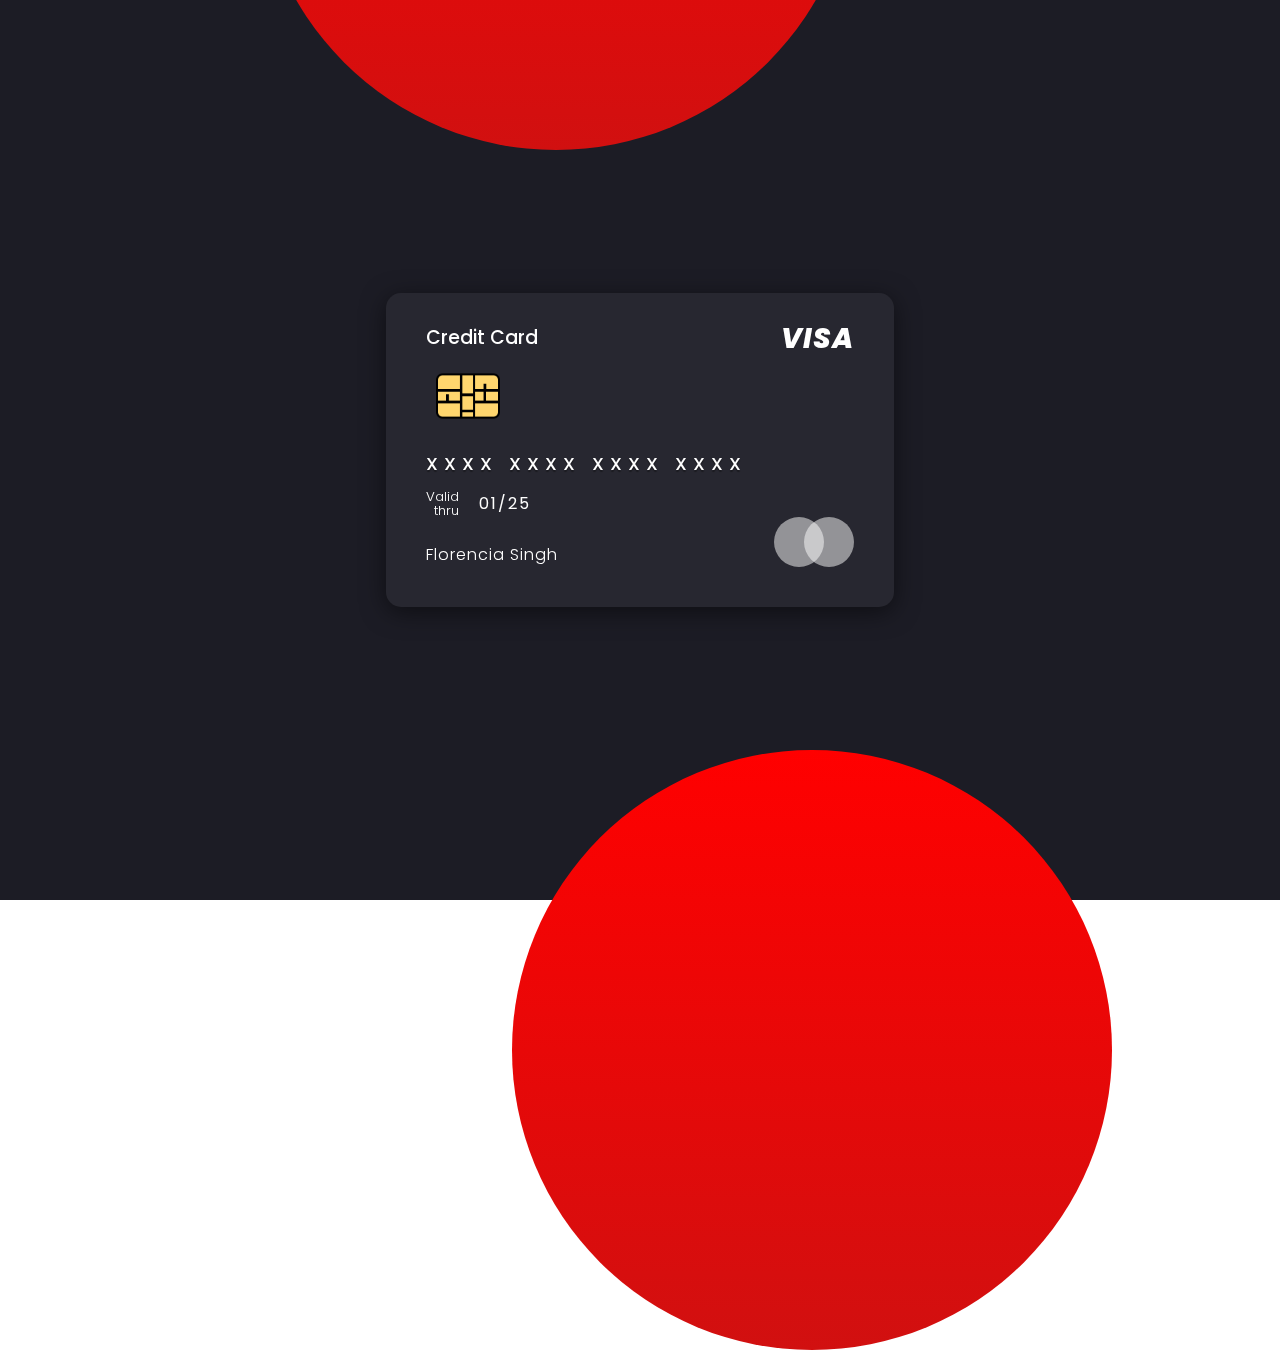
<file: index.html>
<!DOCTYPE html>
<html lang="en">
<head>
    <meta charset="UTF-8">
    <meta name="viewport" content="width=device-width, initial-scale=1.0">
    <meta name="author" content="Florencia Singh @qeda" />
    <!-- Google Fonts -->
    <link href="https://fonts.googleapis.com/css2?family=Poppins:wght@200;300;400;500;600;800&display=swap" rel="stylesheet">
    <title>Credit Card</title>
    <link rel="shortcut icon" href="img/chip.png" type="image/x-icon">
    <link rel="stylesheet" href="css/styles.css">
</head>
<body>
    <section>
        <div class="ball"></div>
        <div class="card">
            <div class="face front">
                <h3 class="debit">Credit Card</h3>
                <h3 class="bank">VISA</h3>
                <img class="chip" src="img/chip.png" alt="">
                <h3 class="number">XXXX XXXX XXXX XXXX</h3>
                <h5 class="valid"><span>Valid<br>thru</span>
                <span>01/25</span></h5>
                <h5 class="cardHolder">Florencia Singh</h5>
            </div>
            <div class="face back">
                <div class="blackbar"></div>
                <div class="ccvtext">
                    <h5>Autorized Signature-not valid unless signed</h5>
                    <div class="whiteBar"></div>
                    <div class="ccv">444</div>
                </div>
                <p class="text">Lorem ipsum dolor sit, amet consectetur adipisicing elit. Dolorum, soluta quia! Accusamus dicta ad non consectetur aut excepturi sint, id temporibus nemo velit tempore obcaecati ipsam quibusdam harum delectus deserunt totam rerum doloribus laborum maxime similique perferendis corrupti mollitia placeat. Enim saepe obcaecati unde voluptatibus odio cupiditate facilis sit id. <a href="views/about.html" class="more">Read more.</a></p>
            </div>
        </div>
    </section>
</body>
</html>
</file>
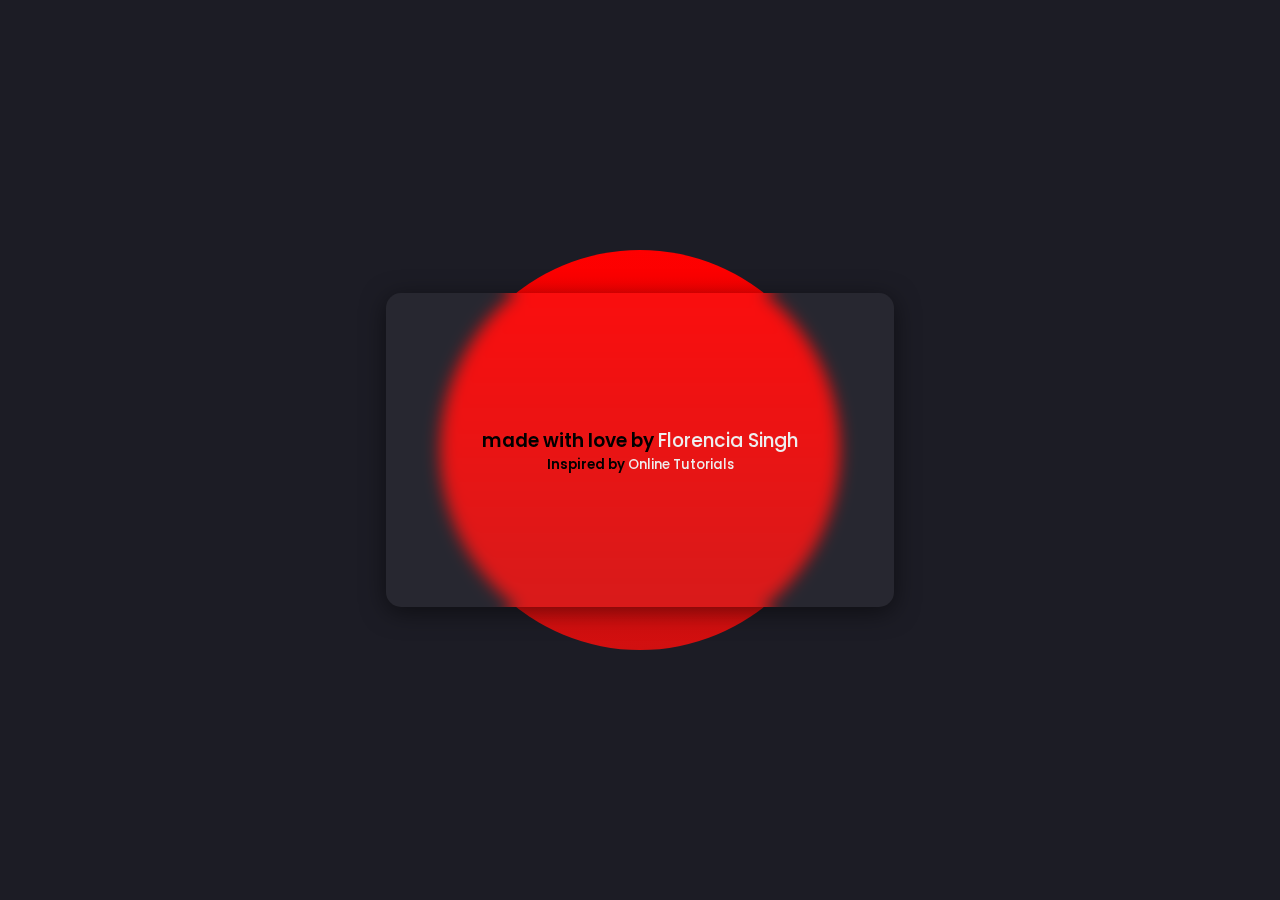
<file: views/about.html>
<!DOCTYPE html>
<html lang="en">
<head>
    <meta charset="UTF-8">
    <meta name="viewport" content="width=device-width, initial-scale=1.0">
    <!-- Google Fonts -->
    <link href="https://fonts.googleapis.com/css2?family=Poppins:wght@200;300;400;500;600;800&display=swap" rel="stylesheet">
    <title>Credit Card Glassmorphism</title>
    <link rel="shortcut icon" href="../img/chip.png" type="image/x-icon">
    <link rel="stylesheet" href="../css/styles.css">
</head>
<body>
    <div class="container-about">
        <div class="ball-about"></div>
        <div class="card-about">
            <div class="face-about">
                <h3>made with love by <a class="profile" href="https://www.linkedin.com/in/florenciasingh/" target="_blank">Florencia Singh</a></h3>
                <h5>Inspired by <a class="profile" href="https://www.youtube.com/watch?v=XeX1vsaufF0&ab_channel=OnlineTutorials" target="_blank">Online Tutorials</a></h5>
            </div>
        </div>
    </div>
    <script type="text/javascript" src="../js/vanilla-tilt.min.js"></script>
    <script type="text/javascript">
        VanillaTilt.init(document.querySelectorAll(".card-about"), {
            max: 25,
            speed: 400
        });
    </script>
</body>
</html>
</file>
<file: css/styles.css>
*{
    box-sizing: border-box;
    margin: 0;
    padding: 0;
    font-family: 'Poppins', sans-serif;
}

body{
    overflow: hidden;
}

section{
    display: flex;
    justify-content: center;
    align-items: center;
    min-height: 100vh;
    background-color: #1c1c25;
}

section::before{
    content: '';
    position: absolute;
    top: -50%;
    left: 20%;
    width: 600px;
    height: 600px;
    background: linear-gradient(#f00, rgb(209, 16, 16));
    border-radius: 50%;
}

.ball::before{
    content: '';
    position: absolute;
    bottom: -50%;
    left: 40%;
    width: 600px;
    height: 600px;
    background: linear-gradient(#f00, rgb(209, 16, 16));
    border-radius: 50%;
}

.card{
    position: relative;
    width: 508px;
    height: 314px;
    transform-style: preserve-3d;
    perspective: 700px;
    cursor: pointer;
}

.card .face{
    position: absolute;
    top: 0;
    left: 0;
    width: 100%;
    height: 100%;
    box-shadow: 0 5px 25px rgba(0, 0, 0, 0.5);
    border-radius: 15px;
    background: rgba(255, 255, 255, 0.05);
    backdrop-filter: blur(8px);
    transform-style: preserve-3d;
    transition: 1s;
    backface-visibility: hidden;
}

.card:hover .face.front{
    transform: rotateY(180deg);
}

.card .face.back{
    transform: rotateY(180deg);
}

.card:hover .face.back{
    transform: rotateY(360deg);
}

.card .face.front::before{
    content: '';
    position: absolute;
    bottom: 40px;
    right: 40px;
    width: 50px;
    height: 50px;
    background: #fff;
    border-radius: 50%;
    opacity: 0.5;
}

.card .face.front::after{
    content: '';
    position: absolute;
    bottom: 40px;
    right: 70px; 
    width: 50px;
    height: 50px;
    background: #fff;
    border-radius: 50%;
    opacity: 0.5;
}

.card .face.front .debit{
    position: absolute;
    left: 40px;
    top: 30px;
    color: #fff;
    font-weight: 500;
}

.card .face.front .bank{
    position: absolute;
    right: 40px;
    top: 25px;
    color: #fff;
    font-weight: 800;
    letter-spacing: 1px;
    font-size: 28px;
    font-style: italic;
}

.card .face.front .chip{
    position: absolute;
    top: 80px;
    left: 50px;
    max-width: 64px;
}

.card .face.front .number{
    position: absolute;
    bottom: 130px;
    left: 40px;
    color: #fff;
    font-weight: 500;
    letter-spacing: 6px;
    font-size: 18px;
    text-shadow: 0 2px 1px #0005;
}

.card .face.front .valid{
    position: absolute;
    bottom: 90px;
    left: 40px;
    display: flex;
    justify-content: center;
    align-items: center;
    color: #fff;
    font-weight: 300;
    line-height: 1em;
    text-align: right;
}
.card .face.front .valid span:last-child{
    margin-left: 20px;
    font-size: 16px;
    font-weight: 400;
    letter-spacing: 2px;
}

.card .face.front .cardHolder{
    position: absolute;
    bottom: 40px;
    left: 40px;
    color: #fff;
    font-weight: 300;
    font-size: 16px;
    letter-spacing: 1px;
}

.card .face.back .blackbar{
    position: absolute;
    top: 40px;
    width: 100%;
    height: 60px;
    background-color: #000;
}

.card .face.back .ccvtext{
    position: absolute;
    top: 120px;
    left: 30px;
}

.card .face.back .ccvtext h5{
    color: #fff;
    font-weight: 400;
    font-size: 12px;
    text-transform: uppercase;
    letter-spacing: 2px;
}

.card .face.back .ccvtext .whiteBar{
    position: relative;
    width: 450px;
    height: 40px;
    background: #fff;
    margin-top: 5px;
}

.card .face.back .ccvtext .ccv{
    position: relative;
    top: -35px;
    left: 395px;
    background: #ccc;
    color: #111;
    width: 50px;
    height: 30px;
    font-weight: 600;
    letter-spacing: 3px;
    display: flex;
    justify-content: center;
    align-items: center;
}

.card .face.back .text{
    position: absolute;
    bottom: 30px;
    left: 30px;
    right: 30px;
    color: #fff;
    font-size: 10px;
    line-height: 1.4em;
    font-weight: 300;
}

.card .face.back .text .more{
    font-size: 12px;
    text-decoration: none;
    font-weight: 600;
    color: #000;
}

.card .face.back .text .more:hover{
    text-decoration: underline;
}

/*///////// About styles //////////*/

.container-about{
    display: flex;
    justify-content: center;
    align-items: center;
    min-height: 100vh;
    background-color: #1c1c25;
}

.ball-about::before{
    content: '';
    position: absolute;
    top: 0;
    left: 0;
    right: 0;
    bottom: 0;
    margin: auto;
    width: 400px;
    height: 400px;
    background: linear-gradient(#f00, rgb(209, 16, 16));
    border-radius: 50%;
}

.card-about{
    position: relative;
    width: 508px;
    height: 314px;
    transform-style: preserve-3d;
    backdrop-filter: blur(8px);
}

.card-about .face-about{
    position: absolute;
    top: 0;
    left: 0;
    width: 100%;
    height: 100%;
    box-shadow: 0 5px 25px rgba(0, 0, 0, 0.5);
    border-radius: 15px;
    background: rgba(255, 255, 255, 0.05);
    backdrop-filter: blur(8px);
    transform-style: preserve-3d;
    transition: 1s;
    display: flex;
    align-items: center;
    justify-content: center;
    flex-direction: column;
}

.card-about .face-about h3,
.card-about .face-about h5{
    font-weight: 600;
}


.card-about .face-about a{
    text-decoration: none;
    color: #eee;
    font-weight: 500;
    cursor: crosshair;
}
.card-about .face-about a:hover{
    text-decoration: underline;
}


@media (min-width:210px) and (max-width:480px) {

    section{
        display: flex;
        justify-content: center;
        align-items: center;
        min-height: 100vh;
        background-color: #1c1c25;
    }
    
    section::before{
        content: '';
        position: none;
        top: -50%;
        left: 20%;
        width: 600px;
        height: 600px;
        background: linear-gradient(#f00, rgb(209, 16, 16));
        border-radius: 50%;
    }
    
    .ball::before{
        content: '';
        position: none;
        bottom: 0%;
        left: 40%;
        width: 400px;
        height: 400px;
        background: linear-gradient(#f00, rgb(209, 16, 16));
        border-radius: 50%;
    }
    
    .card{
        position: relative;
        width: 508px;
        height: 314px;
        transform-style: preserve-3d;
        perspective: 700px;
        cursor: pointer;
    }
    
    .card .face{
        position: absolute;
        top: 0;
        left: 0;
        width: 100%;
        height: 100%;
        box-shadow: 0 5px 25px rgba(0, 0, 0, 0.5);
        border-radius: 15px;
        background: rgba(255, 255, 255, 0.05);
        backdrop-filter: blur(8px);
        transform-style: preserve-3d;
        transition: 1s;
        backface-visibility: hidden;
    }
    
    .card:hover .face.front{
        transform: rotateY(180deg);
    }
    
    .card .face.back{
        transform: rotateY(180deg);
    }
    
    .card:hover .face.back{
        transform: rotateY(360deg);
    }
    
    .card .face.front::before{
        content: '';
        position: absolute;
        bottom: 40px;
        right: 40px;
        width: 50px;
        height: 50px;
        background: #fff;
        border-radius: 50%;
        opacity: 0.5;
    }
    
    .card .face.front::after{
        content: '';
        position: absolute;
        bottom: 40px;
        right: 70px; 
        width: 50px;
        height: 50px;
        background: #fff;
        border-radius: 50%;
        opacity: 0.5;
    }
    
    .card .face.front .debit{
        position: absolute;
        left: 40px;
        top: 30px;
        color: #fff;
        font-weight: 500;
    }
    
    .card .face.front .bank{
        position: absolute;
        right: 40px;
        top: 25px;
        color: #fff;
        font-weight: 800;
        letter-spacing: 1px;
        font-size: 28px;
        font-style: italic;
    }
    
    .card .face.front .chip{
        position: absolute;
        top: 80px;
        left: 50px;
        max-width: 64px;
    }
    
    .card .face.front .number{
        position: absolute;
        bottom: 130px;
        left: 40px;
        color: #fff;
        font-weight: 500;
        letter-spacing: 6px;
        font-size: 18px;
        text-shadow: 0 2px 1px #0005;
    }
    
    .card .face.front .valid{
        position: absolute;
        bottom: 90px;
        left: 40px;
        display: flex;
        justify-content: center;
        align-items: center;
        color: #fff;
        font-weight: 300;
        line-height: 1em;
        text-align: right;
    }
    .card .face.front .valid span:last-child{
        margin-left: 20px;
        font-size: 16px;
        font-weight: 400;
        letter-spacing: 2px;
    }
    
    .card .face.front .cardHolder{
        position: absolute;
        bottom: 40px;
        left: 40px;
        color: #fff;
        font-weight: 300;
        font-size: 16px;
        letter-spacing: 1px;
    }
    
    .card .face.back .blackbar{
        position: absolute;
        top: 40px;
        width: 100%;
        height: 60px;
        background-color: #000;
    }
    
    .card .face.back .ccvtext{
        position: absolute;
        top: 120px;
        left: 30px;
    }
    
    .card .face.back .ccvtext h5{
        color: #fff;
        font-weight: 400;
        font-size: 12px;
        text-transform: uppercase;
        letter-spacing: 2px;
    }
    
    .card .face.back .ccvtext .whiteBar{
        position: relative;
        width: 100%;
        height: 40px;
        background: #fff;
        margin-top: 5px;
    }
    
    .card .face.back .ccvtext .ccv{
        position: relative;
        top: -35px;
        left: 320px;
        background: #ccc;
        color: #111;
        width: 50px;
        height: 30px;
        font-weight: 600;
        letter-spacing: 3px;
        display: flex;
        justify-content: center;
        align-items: center;
    }
    
    .card .face.back .text{
        position: absolute;
        bottom: 30px;
        left: 30px;
        right: 30px;
        color: #fff;
        font-size: 10px;
        line-height: 1.4em;
        font-weight: 300;
    }
    
    .card .face.back .text .more{
        font-size: 12px;
        text-decoration: none;
        font-weight: 600;
        color: #000;
    }
    
    .card .face.back .text .more:hover{
        text-decoration: underline;
    }
    
    /*///////// About styles //////////*/
    
    .container-about{
        display: flex;
        justify-content: center;
        align-items: center;
        min-height: 100vh;
        background-color: #1c1c25;
    }
    
    .ball-about::before{
        content: '';
        position: absolute;
        top: 0;
        left: 0;
        right: 0;
        bottom: 0;
        margin: auto;
        width: 400px;
        height: 400px;
        background: linear-gradient(#f00, rgb(209, 16, 16));
        border-radius: 50%;
    }
    
    .card-about{
        position: relative;
        width: 508px;
        height: 314px;
        transform-style: preserve-3d;
        backdrop-filter: blur(8px);
    }
    
    .card-about .face-about{
        position: absolute;
        top: 0;
        left: 0;
        width: 100%;
        height: 100%;
        box-shadow: 0 5px 25px rgba(0, 0, 0, 0.5);
        border-radius: 15px;
        background: rgba(255, 255, 255, 0.05);
        backdrop-filter: blur(8px);
        transform-style: preserve-3d;
        transition: 1s;
        display: flex;
        align-items: center;
        justify-content: center;
        flex-direction: column;
    }
    
    .card-about .face-about h3,
    .card-about .face-about h5{
        font-weight: 600;
    }
    
    
    .card-about .face-about a{
        text-decoration: none;
        color: #eee;
        font-weight: 500;
        cursor: crosshair;
    }
    .card-about .face-about a:hover{
        text-decoration: underline;
    }
 }
</file>
